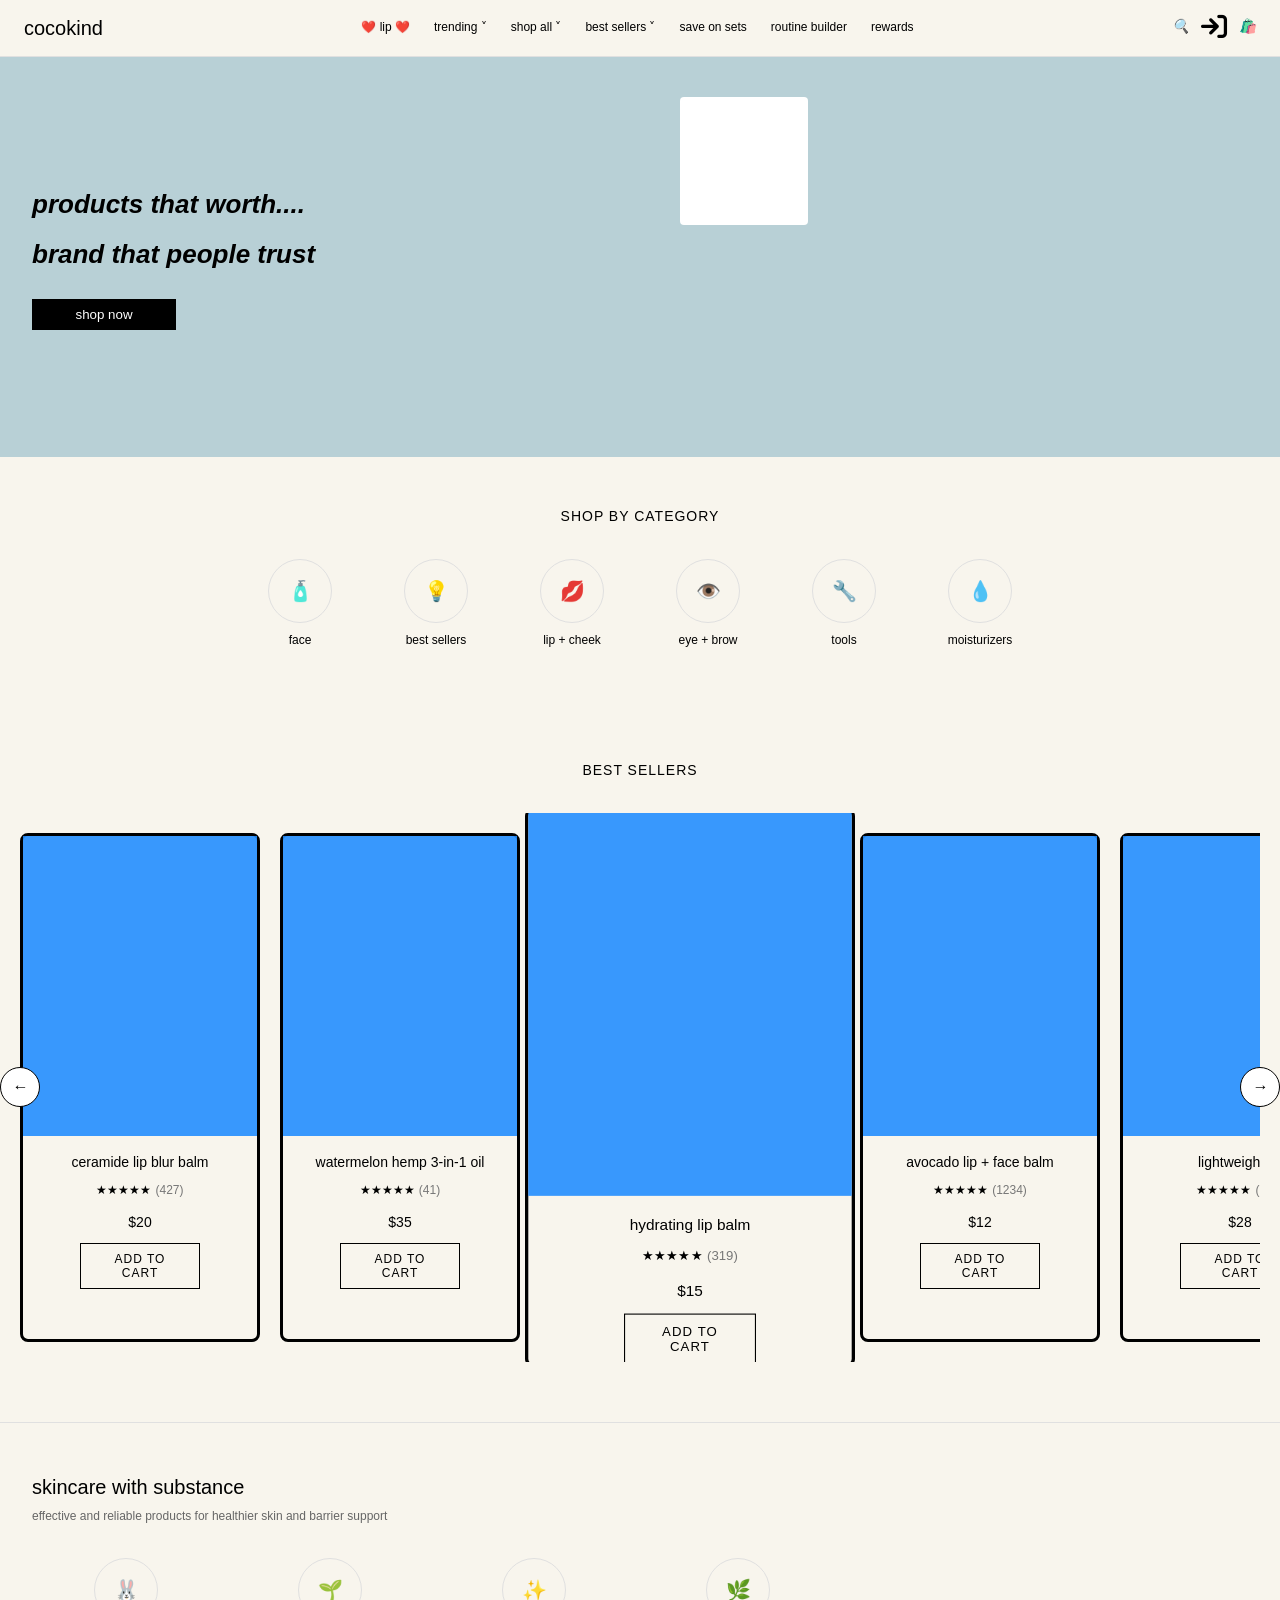
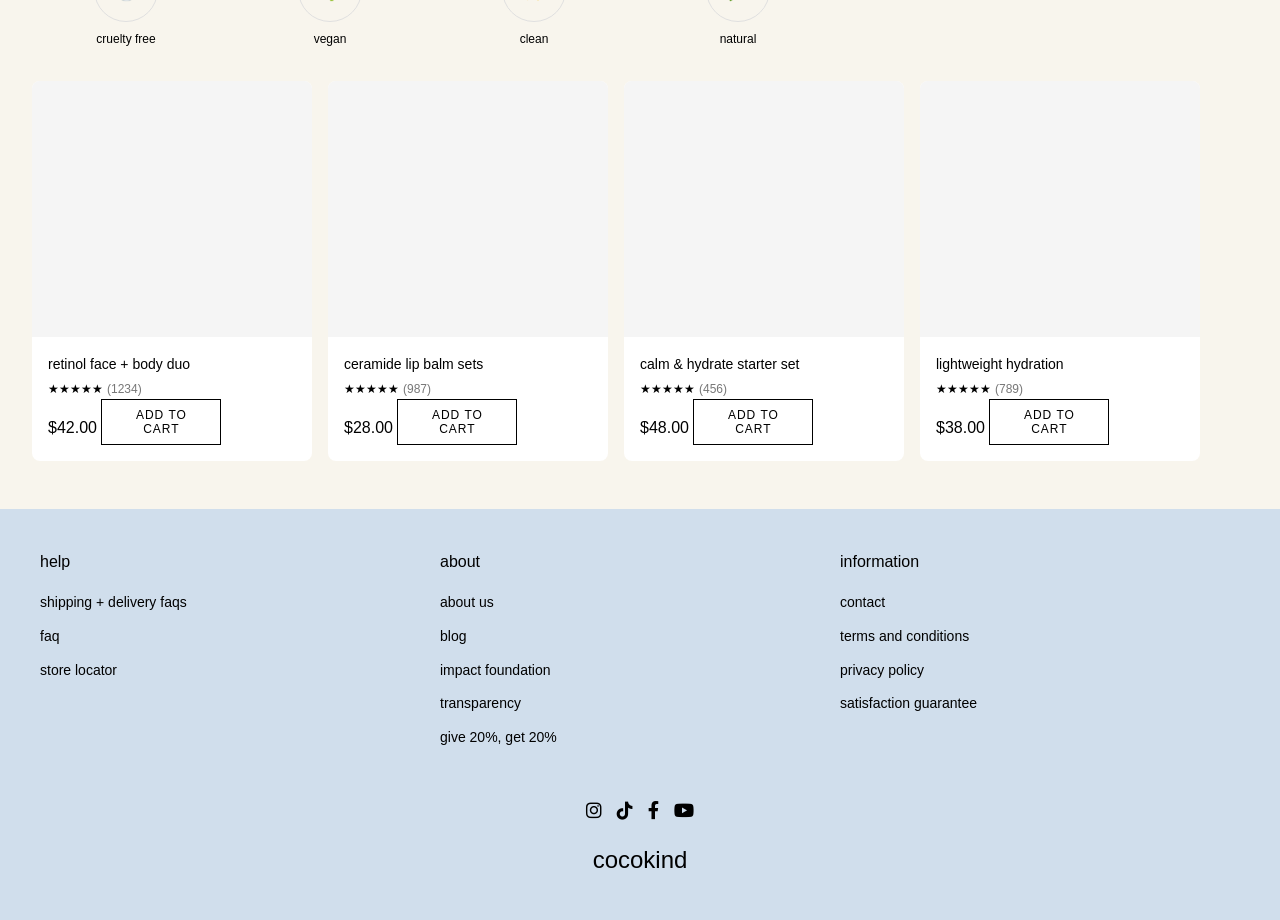
<file: index.html>
<!DOCTYPE html>
<html lang="en">
<head>
    <meta charset="UTF-8">
    <meta name="viewport" content="width=device-width, initial-scale=1.0">
    <title>cocokind - Skincare with Substance</title>
    <link rel="stylesheet" href="styles.css">
    <link rel="stylesheet" href="https://cdnjs.cloudflare.com/ajax/libs/font-awesome/6.0.0-beta3/css/all.min.css">

</head>
<body>
    <nav class="navbar">
        <div class="logo">
            <a href="index.html">cocokind</a>
        </div>
        <div class="nav-links">
            <a href="#" class="nav-link heart-link">❤️ lip ❤️</a>
            <div class="dropdown">
                <a href="#" class="nav-link">trending <span class="dropdown-arrow">˅</span></a>
            </div>
            <div class="dropdown">
                <a href="#" class="nav-link">shop all <span class="dropdown-arrow">˅</span></a>
            </div>
            <div class="dropdown">
                <a href="#" class="nav-link">best sellers <span class="dropdown-arrow">˅</span></a>
            </div>
            <a href="#" class="nav-link">save on sets</a>
            <a href="#" class="nav-link">routine builder</a>
            <a href="#" class="nav-link">rewards</a>
        </div>
        <div class="nav-icons">
            <a href="#" aria-label="Search"><i class="icon-search"></i></a>
            <a href="login.html" aria-label="Account"><i class="fa fa-sign-in" style="font-size:26px"></i></a>
            <a href="#" aria-label="Cart"><i class="icon-bag"></i></a>
        </div>
    </nav>

    <!-- Hero Section -->
    <section class="hero">
        <div class="hero-content">
            <h1 class="hero-title">products that worth....</h1>
            <h2 class="hero-subtitle">brand that people trust</h2>
            <button class="btn-shop-now" onclick="window.location.href='login.html'">shop now</button>
        </div>
        <div class="hero-images">
            <div class="hero-image-small"></div>
            <div class="hero-image-main"></div>
        </div>
    </section>

    <!-- Shop by Category -->
    <section class="category-section">
        <h3 class="section-title">shop by category</h3>
        <div class="category-grid">
            <div class="category-item">
                <div class="category-icon">🧴</div>
                <span class="category-name">face</span>
            </div>
            <div class="category-item">
                <div class="category-icon">💡</div>
                <span class="category-name">best sellers</span>
            </div>
            <div class="category-item">
                <div class="category-icon">💋</div>
                <span class="category-name">lip + cheek</span>
            </div>
            <div class="category-item">
                <div class="category-icon">👁️</div>
                <span class="category-name">eye + brow</span>
            </div>
            <div class="category-item">
                <div class="category-icon">🔧</div>
                <span class="category-name">tools</span>
            </div>
            <div class="category-item">
                <div class="category-icon">💧</div>
                <span class="category-name">moisturizers</span>
            </div>
        </div>
    </section>

    <!-- Product Carousel -->
    <section class="product-carousel">
        <div class="carousel-header">
            <h3 class="section-title">BEST SELLERS</h3>
        </div>
        
        <div class="carousel-wrapper">
            <button class="carousel-btn prev-btn" aria-label="Previous products">
                <i class="icon-chevron-left"></i>
            </button>
            
            <div class="carousel-container">
                <div class="product-card">
                    <div class="product-image"></div>
                    <div class="product-details">
                        <h4 class="product-name">ceramide lip blur balm</h4>
                        <div class="product-rating">
                            <span class="stars">★★★★★</span>
                            <span class="reviews">(427)</span>
                        </div>
                        <div class="product-footer">
                            <span class="product-price">$20</span>
                            <button class="btn-add-cart">ADD TO CART</button>
                        </div>
                    </div>
                </div>
    
                <div class="product-card featured">
                    <div class="product-image"></div>
                    <div class="product-details">
                        <h4 class="product-name">watermelon hemp 3-in-1 oil</h4>
                        <div class="product-rating">
                            <span class="stars">★★★★★</span>
                            <span class="reviews">(41)</span>
                        </div>
                        <div class="product-footer">
                            <span class="product-price">$35</span>
                            <button class="btn-add-cart">ADD TO CART</button>
                        </div>
                    </div>
                </div>
    
                <div class="product-card">
                    <div class="product-image"></div>
                    <div class="product-details">
                        <h4 class="product-name">hydrating lip balm</h4>
                        <div class="product-rating">
                            <span class="stars">★★★★★</span>
                            <span class="reviews">(319)</span>
                        </div>
                        <div class="product-footer">
                            <span class="product-price">$15</span>
                            <button class="btn-add-cart">ADD TO CART</button>
                        </div>
                    </div>
                </div>
    
                <div class="product-card">
                    <div class="product-image"></div>
                    <div class="product-details">
                        <h4 class="product-name">avocado lip + face balm</h4>
                        <div class="product-rating">
                            <span class="stars">★★★★★</span>
                            <span class="reviews">(1234)</span>
                        </div>
                        <div class="product-footer">
                            <span class="product-price">$12</span>
                            <button class="btn-add-cart">ADD TO CART</button>
                        </div>
                    </div>
                </div>
    
                <div class="product-card">
                    <div class="product-image"></div>
                    <div class="product-details">
                        <h4 class="product-name">lightweight oil</h4>
                        <div class="product-rating">
                            <span class="stars">★★★★★</span>
                            <span class="reviews">(256)</span>
                        </div>
                        <div class="product-footer">
                            <span class="product-price">$28</span>
                            <button class="btn-add-cart">ADD TO CART</button>
                        </div>
                    </div>
                </div>
    
                <div class="product-card">
                    <div class="product-image"></div>
                    <div class="product-details">
                        <h4 class="product-name">black lips charm</h4>
                        <div class="product-rating">
                            <span class="stars">★★★★★</span>
                            <span class="reviews">(189)</span>
                        </div>
                        <div class="product-footer">
                            <span class="product-price">$22</span>
                            <button class="btn-add-cart">ADD TO CART</button>
                        </div>
                    </div>
                </div>
    
                <div class="product-card">
                    <div class="product-image"></div>
                    <div class="product-details">
                        <h4 class="product-name">fine line serum</h4>
                        <div class="product-rating">
                            <span class="stars">★★★★★</span>
                            <span class="reviews">(542)</span>
                        </div>
                        <div class="product-footer">
                            <span class="product-price">$40</span>
                            <button class="btn-add-cart">ADD TO CART</button>
                        </div>
                    </div>
                </div>
            </div>
    
            <button class="carousel-btn next-btn" aria-label="Next products">
                <i class="icon-chevron-right"></i>
            </button>
        </div>
    </section>

    <section class="substance-section">
        <h2 class="substance-title">skincare with substance</h2>
        <p class="substance-subtitle">effective and reliable products for healthier skin and barrier support</p>

        <div class="substance-categories">
            <div class="substance-category">
                <div class="category-icon">🐰</div>
                <span class="category-name">cruelty free</span>
            </div>
            <div class="substance-category">
                <div class="category-icon">🌱</div>
                <span class="category-name">vegan</span>
            </div>
            <div class="substance-category">
                <div class="category-icon">✨</div>
                <span class="category-name">clean</span>
            </div>
            <div class="substance-category">
                <div class="category-icon">🌿</div>
                <span class="category-name">natural</span>
            </div>
        </div>

        <div class="product-sets">
            <div class="product-set">
                <div class="set-image"></div>
                <div class="set-details">
                    <h4 class="set-name">retinol face + body duo</h4>
                    <div class="set-rating">
                        <span class="stars">★★★★★</span>
                        <span class="reviews">(1234)</span>
                    </div>
                    <div class="set-footer">
                        <span class="set-price">$42.00</span>
                        <button class="btn-add-cart">add to cart</button>
                    </div>
                </div>
            </div>

            <div class="product-set">
                <div class="set-image"></div>
                <div class="set-details">
                    <h4 class="set-name">ceramide lip balm sets</h4>
                    <div class="set-rating">
                        <span class="stars">★★★★★</span>
                        <span class="reviews">(987)</span>
                    </div>
                    <div class="set-footer">
                        <span class="set-price">$28.00</span>
                        <button class="btn-add-cart">add to cart</button>
                    </div>
                </div>
            </div>

            <div class="product-set">
                <div class="set-image"></div>
                <div class="set-details">
                    <h4 class="set-name">calm & hydrate starter set</h4>
                    <div class="set-rating">
                        <span class="stars">★★★★★</span>
                        <span class="reviews">(456)</span>
                    </div>
                    <div class="set-footer">
                        <span class="set-price">$48.00</span>
                        <button class="btn-add-cart">add to cart</button>
                    </div>
                </div>
            </div>

            <div class="product-set">
                <div class="set-image"></div>
                <div class="set-details">
                    <h4 class="set-name">lightweight hydration</h4>
                    <div class="set-rating">
                        <span class="stars">★★★★★</span>
                        <span class="reviews">(789)</span>
                    </div>
                    <div class="set-footer">
                        <span class="set-price">$38.00</span>
                        <button class="btn-add-cart">add to cart</button>
                    </div>
                </div>
            </div>
        </div>
    </section>

    <!-- Footer -->
    <footer class="footer">
        <div class="footer-content">
            <div class="footer-column">
                <h3 class="footer-heading">help</h3>
                <ul class="footer-links">
                    <li><a href="#">shipping + delivery faqs</a></li>
                    <li><a href="#">faq</a></li>
                    <li><a href="#">store locator</a></li>
                </ul>
            </div>
            <div class="footer-column">
                <h3 class="footer-heading">about</h3>
                <ul class="footer-links">
                    <li><a href="#">about us</a></li>
                    <li><a href="#">blog</a></li>
                    <li><a href="#">impact foundation</a></li>
                    <li><a href="#">transparency</a></li>
                    <li><a href="#">give 20%, get 20%</a></li>
                </ul>
            </div>
            <div class="footer-column">
                <h3 class="footer-heading">information</h3>
                <ul class="footer-links">
                    <li><a href="#">contact</a></li>
                    <li><a href="#">terms and conditions</a></li>
                    <li><a href="#">privacy policy</a></li>
                    <li><a href="#">satisfaction guarantee</a></li>
                </ul>
            </div>
        </div>

        <div class="social-icons">
            <a href="www.instagram.com/mightymoh13" class="social-icon"><i class="fab fa-instagram"></i></a>
            <a href="#" class="social-icon"><i class="fab fa-tiktok"></i></a>
            <a href="#" class="social-icon"><i class="fab fa-facebook-f"></i></a>
            <a href="#" class="social-icon"><i class="fab fa-youtube"></i></a>
        </div>

        <div class="footer-logo">
            <a href="index.html">cocokind</a>
        </div>
    </footer>


    <script src="script.js"></script>
</body>
</html>
</file>
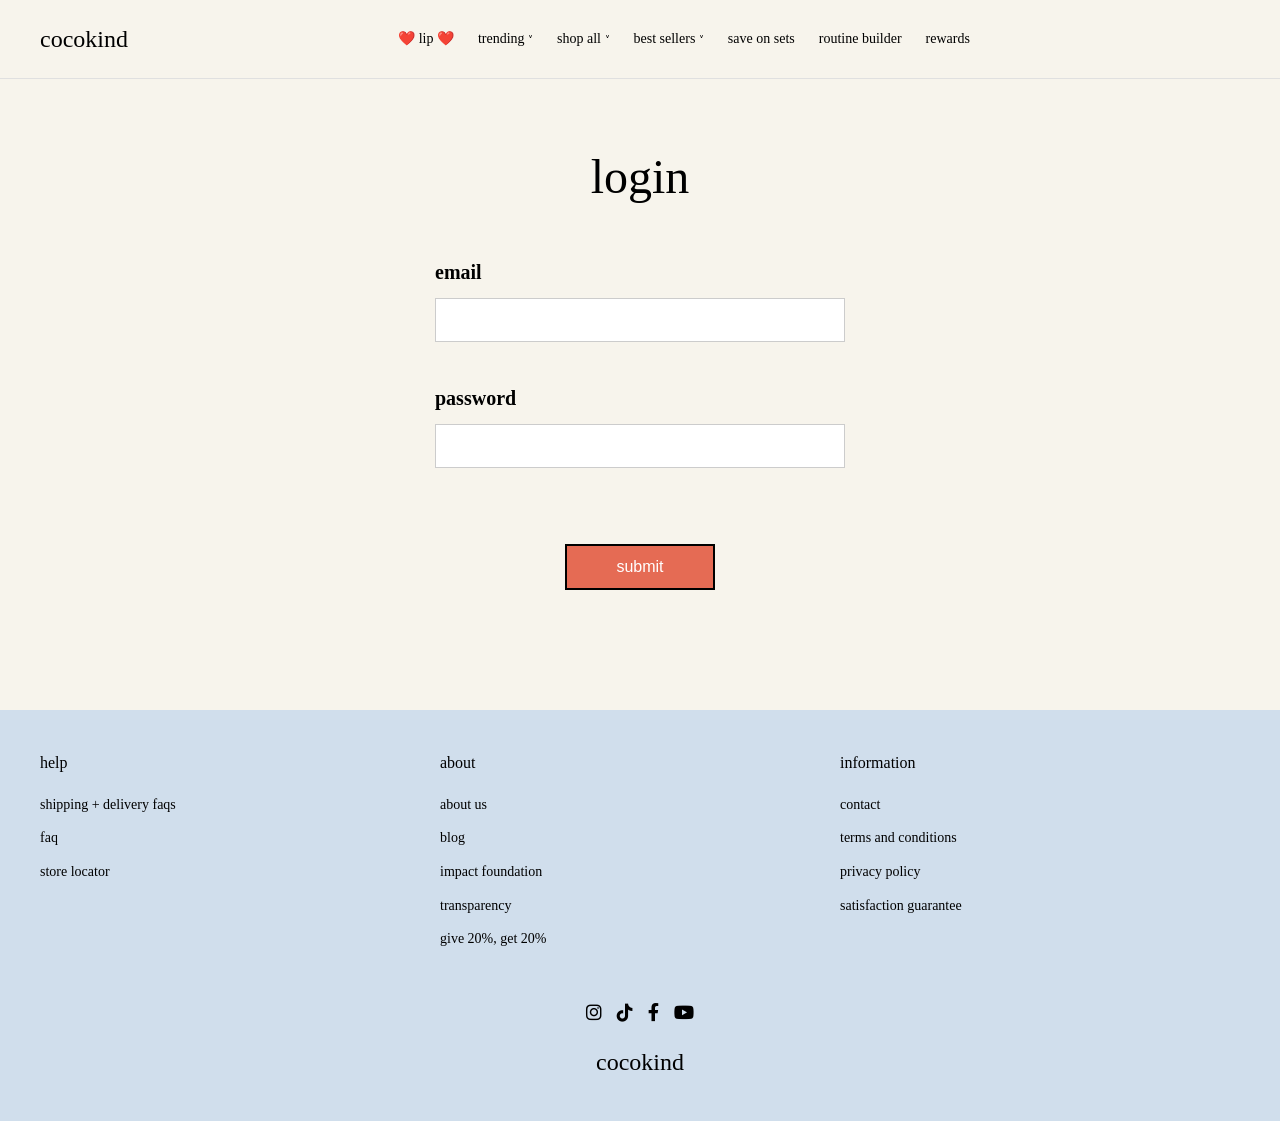
<file: login.html>
<!DOCTYPE html>
<html lang="en">
<head>
    <meta charset="UTF-8">
    <meta name="viewport" content="width=device-width, initial-scale=1.0">
    <title>Login - cocokind</title>
    <link rel="stylesheet" href="styles.css">
    <link rel="stylesheet" href="https://cdnjs.cloudflare.com/ajax/libs/font-awesome/6.0.0-beta3/css/all.min.css">
<style>
    /* Base Styles */
* {
    margin: 0;
    padding: 0;
    box-sizing: border-box;
}

body {
    font-family: 'Times New Roman', Times, serif;
    background-color: #f7f4ec;
    color: #000;
    line-height: 1.6;
}

a {
    text-decoration: none;
    color: inherit;
}

ul {
    list-style: none;
}

/* Navigation */
.navbar {
    display: flex;
    align-items: center;
    justify-content: space-between;
    padding: 20px 40px;
    background-color: #f7f4ec;
}

.logo a {
    font-size: 24px;
    font-weight: 500;
    color: #000;
}

.nav-links {
    display: flex;
    gap: 24px;
    font-size: 14px;
    align-items: center;
}

.nav-link {
    position: relative;
    color: #000;
}

.heart-link {
    color: #000;
}

.dropdown {
    position: relative;
    display: inline-block;
}

.dropdown-arrow {
    font-size: 10px;
    vertical-align: middle;
}

/* Login Form */
.login-container {
    max-width: 450px;
    margin: 60px auto 120px;
    padding: 0 20px;
}

.login-title {
    font-size: 48px;
    text-align: center;
    margin-bottom: 40px;
    font-weight: normal;
}

.login-form {
    display: flex;
    flex-direction: column;
    gap: 40px;
}

.form-group {
    display: flex;
    flex-direction: column;
    gap: 10px;
}

.form-group label {
    font-size: 20px;
    font-weight: bold;
}

.form-group input {
    padding: 12px;
    border: 1px solid #ccc;
    border-radius: 0;
    font-size: 16px;
    background-color: #fff;
}

.form-submit {
    display: flex;
    justify-content: center;
    margin-top: 20px;
}

.btn-submit {
    background-color: #e56b54;
    color: #fff;
    border: 2px solid black;
    padding: 12px 40px;
    font-size: 16px;
    cursor: pointer;
    min-width: 150px;
    text-align: center;
    box-shadow: inset;
}

/* Footer */
.footer {
    background-color: #d0deec;
    padding: 40px;
    color: #000;
}

.footer-content {
    display: flex;
    justify-content: space-between;
    max-width: 1200px;
    margin: 0 auto 40px;
}

.footer-column {
    flex: 1;
}

.footer-heading {
    font-size: 16px;
    margin-bottom: 15px;
    font-weight: normal;
}

.footer-links li {
    margin-bottom: 8px;
}

.footer-links a {
    font-size: 14px;
    color: #000;
}

.social-icons {
    display: flex;
    justify-content: center;
    gap: 15px;
    margin-bottom: 15px;
}

.social-icon {
    font-size: 18px;
    color: #000;
}

.footer-logo {
    text-align: center;
    font-size: 24px;
    margin-top: 10px;
}

/* Responsive */
@media (max-width: 768px) {
    .navbar {
        flex-direction: column;
        padding: 15px;
    }
    
    .nav-links {
        margin-top: 15px;
        flex-wrap: wrap;
        justify-content: center;
    }
    
    .footer-content {
        flex-direction: column;
        gap: 30px;
    }
    
    .login-container {
        margin: 40px auto 80px;
    }
    
    .login-title {
        font-size: 36px;
    }
}
</style>
</head>
<body>
    <!-- Navigation -->
    <nav class="navbar">
        <div class="logo">
            <a href="index.html">cocokind</a>
        </div>
        <div class="nav-links">
            <a href="#" class="nav-link heart-link">❤️ lip ❤️</a>
            <div class="dropdown">
                <a href="#" class="nav-link">trending <span class="dropdown-arrow">˅</span></a>
            </div>
            <div class="dropdown">
                <a href="#" class="nav-link">shop all <span class="dropdown-arrow">˅</span></a>
            </div>
            <div class="dropdown">
                <a href="#" class="nav-link">best sellers <span class="dropdown-arrow">˅</span></a>
            </div>
            <a href="#" class="nav-link">save on sets</a>
            <a href="#" class="nav-link">routine builder</a>
            <a href="#" class="nav-link">rewards</a>
        </div>
        <div class="nav-icons">
            
        </div>
    </nav>

    <!-- Login Form -->
    <div class="login-container">
        <h1 class="login-title">login</h1>

        <form class="login-form">
            <div class="form-group">
                <label for="email">email</label>
                <input type="email" id="email" name="email" required>
            </div>

            <div class="form-group">
                <label for="password">password</label>
                <input type="password" id="password" name="password" required>
            </div>

            <div class="form-submit">
                <button type="submit" class="btn-submit">submit</button>
            </div>
        </form>
    </div>

    <!-- Footer -->
    <footer class="footer">
        <div class="footer-content">
            <div class="footer-column">
                <h3 class="footer-heading">help</h3>
                <ul class="footer-links">
                    <li><a href="#">shipping + delivery faqs</a></li>
                    <li><a href="#">faq</a></li>
                    <li><a href="#">store locator</a></li>
                </ul>
            </div>
            <div class="footer-column">
                <h3 class="footer-heading">about</h3>
                <ul class="footer-links">
                    <li><a href="#">about us</a></li>
                    <li><a href="#">blog</a></li>
                    <li><a href="#">impact foundation</a></li>
                    <li><a href="#">transparency</a></li>
                    <li><a href="#">give 20%, get 20%</a></li>
                </ul>
            </div>
            <div class="footer-column">
                <h3 class="footer-heading">information</h3>
                <ul class="footer-links">
                    <li><a href="#">contact</a></li>
                    <li><a href="#">terms and conditions</a></li>
                    <li><a href="#">privacy policy</a></li>
                    <li><a href="#">satisfaction guarantee</a></li>
                </ul>
            </div>
        </div>

        <div class="social-icons">
            <a href="www.instagram.com/mightymoh13" class="social-icon"><i class="fab fa-instagram"></i></a>
            <a href="#" class="social-icon"><i class="fab fa-tiktok"></i></a>
            <a href="#" class="social-icon"><i class="fab fa-facebook-f"></i></a>
            <a href="#" class="social-icon"><i class="fab fa-youtube"></i></a>
        </div>

        <div class="footer-logo">
            <a href="index.html">cocokind</a>
        </div>
    </footer>

    <script src="script.js">
    </script>
</body>
</html>
</file>
<file: styles.css>
/* Base Styles */
* {
    margin: 0;
    padding: 0;
    box-sizing: border-box;
}

body {
    font-family: Arial, sans-serif;
    background-color: #f8f5ed;
    color: #000;
    line-height: 1.6;
}

a {
    text-decoration: none;
    color: inherit;
}

ul {
    list-style: none;
}

/* Icons */
.icon-search::before {
    content: "🔍";
    font-size: 14px;
}

.icon-user::before {
    content: "👤";
    font-size: 14px;
}

.icon-bag::before {
    content: "🛍️";
    font-size: 14px;
}

.icon-chevron-left::before {
    content: "←";
}

.icon-chevron-right::before {
    content: "→";
}

/* Navigation */
.navbar {
    display: flex;
    align-items: center;
    justify-content: space-between;
    padding: 12px 24px;
    border-bottom: 1px solid #e0e0e0;
    background-color: #f8f5ed;
}

.logo a {
    font-size: 20px;
    font-weight: 500;
}

.nav-links {
    display: flex;
    gap: 24px;
    font-size: 12px;
}

.nav-links a:hover {
    text-decoration: underline;
}

.nav-icons {
    display: flex;
    gap: 12px;
}

/* Hero Section */
.hero {
    display: flex;
    background-color: #b8d0d6;
    height: 400px;
    position: relative;
}

.hero-content {
    display: flex;
    flex-direction: column;
    justify-content: center;
    padding: 32px;
    width: 50%;
}

.hero-title, .hero-subtitle {
    font-size: 26px;
    font-weight: 900;
    font-style: italic;
    margin-bottom: 8px;
}

.btn-shop-now {
    background-color: #000;
    color: #fff;
    border: none;
    padding: 8px 24px;
    margin-top: 16px;
    cursor: pointer;
    width: 144px;
    text-align: center;
}

.hero-images {
    width: 50%;
    position: relative;
}

.hero-image-small {
    position: absolute;
    top: 40px;
    left: 40px;
    width: 128px;
    height: 128px;
    background-color: #fff;
    border-radius: 4px;
    background-image: url('https://via.placeholder.com/128');
    background-size: cover;
    z-index: 2;
}

.hero-image-main {
    position: absolute;
    top: 25%;
    left: 25%;
    width: 300px;
    height: 400px;
    background-image: url('https://via.placeholder.com/300x400');
    background-size: cover;
    z-index: 1;
}

/* Category Section */
.category-section {
    padding: 48px 32px;
}

.section-title {
    text-align: center;
    margin-bottom: 32px;
    font-size: 14px;
    font-weight: normal;
}

.category-grid {
    display: grid;
    grid-template-columns: repeat(6, 1fr);
    gap: 16px;
    max-width: 800px;
    margin: 0 auto;
}

.category-item {
    display: flex;
    flex-direction: column;
    align-items: center;
}

.category-icon {
    width: 64px;
    height: 64px;
    border-radius: 50%;
    border: 1px solid #e0e0e0;
    display: flex;
    align-items: center;
    justify-content: center;
    margin-bottom: 8px;
    font-size: 20px;
}

.category-name {
    font-size: 12px;
    text-align: center;
}

/* Product Carousel */
.product-carousel {
    position: relative;
    padding: 60px 20px;
    max-width: 1400px;
    margin: 0 auto;
    overflow: hidden;
}

.carousel-header {
    text-align: center;
    margin-bottom: 30px;
}

.section-title {
    font-size: 14px;
    font-weight: normal;
    letter-spacing: 1px;
    text-transform: uppercase;
}

.carousel-wrapper {
    position: relative;
    display: flex;
    align-items: center;
}

.carousel-container {
    display: flex;
    gap: 20px;
    padding: 20px 0;
    scroll-behavior: smooth;
    overflow-x: auto;
    scroll-snap-type: x mandatory;
    -webkit-overflow-scrolling: touch;
    width: 100%;
    scroll-padding: 0 50px;
}

.carousel-container::-webkit-scrollbar {
    display: none;
}

.product-card {
    scroll-snap-align: center;
    min-width: 240px;
    background-color: transparent;
    transition: all 0.3s ease;
    flex-shrink: 0;
    position: relative;
    border: 3px solid black;
    border-radius: 8px;
}

.product-card.featured {
    min-width: 300px;
    transform: scale(1.1);
    z-index: 2;
}

.product-image {
    height: 300px;
    background-color: #1e8bffe0;
    background-size: cover;
    background-position: center;
    margin-bottom: 15px;
}

.product-card.featured .product-image {
    height: 350px;
}

.product-details {
    padding: 0;
    text-align: center;
}

.product-name {
    font-size: 14px;
    font-weight: normal;
    margin-bottom: 8px;
    text-transform: lowercase;
}

.product-rating {
    display: flex;
    justify-content: center;
    align-items: center;
    margin-bottom: 10px;
}

.stars {
    color: #000;
    font-size: 12px;
}

.reviews {
    font-size: 12px;
    color: #777;
    margin-left: 4px;
}

.product-footer {
    display: flex;
    flex-direction: column;
    align-items: center;
    gap: 10px;
}

.product-price {
    font-size: 14px;
    font-weight: normal;
}

.btn-add-cart {
    background-color: transparent;
    color: #000;
    border: 1px solid #000;
    padding: 8px 20px;
    font-size: 12px;
    cursor: pointer;
    text-transform: uppercase;
    letter-spacing: 1px;
    transition: all 0.3s ease;
    width: 120px;
}

.btn-add-cart:hover {
    background-color: #000;
    color: #fff;
}

.carousel-btn {
    position: absolute;
    background-color: #fff;
    border: 1px solid #000;
    width: 40px;
    height: 40px;
    border-radius: 50%;
    display: flex;
    align-items: center;
    justify-content: center;
    cursor: pointer;
    z-index: 10;
    transition: all 0.3s ease;
}

.carousel-btn:hover {
    background-color: #000;
    color: #fff;
}

.prev-btn {
    left: -20px;
}

.next-btn {
    right: -20px;
}

.icon-chevron-left::before,
.icon-chevron-right::before {
    font-size: 16px;
}

/* Substance Section */
.substance-section {
    padding: 48px 32px;
    border-top: 1px solid #e0e0e0;
}

.substance-title {
    font-size: 20px;
    font-weight: 500;
    margin-bottom: 4px;
}

.substance-subtitle {
    font-size: 12px;
    color: #666;
    margin-bottom: 32px;
}

.substance-categories {
    display: grid;
    grid-template-columns: repeat(4, 1fr);
    gap: 16px;
    margin-bottom: 32px;
    max-width: 800px;
}

.substance-category {
    display: flex;
    flex-direction: column;
    align-items: center;
}

.product-sets {
    display: flex;
    gap: 16px;
    overflow-x: auto;
    position: relative;
}

.product-set {
    min-width: 280px;
    background-color: #fff;
    border-radius: 8px;
    overflow: hidden;
}

.set-image {
    height: 256px;
    background-color: #f5f5f5;
    background-image: url('https://via.placeholder.com/260x240');
    background-size: contain;
    background-position: center;
    background-repeat: no-repeat;
}

.set-details {
    padding: 16px;
}

.set-name {
    font-size: 14px;
    font-weight: 500;
    margin-bottom: 4px;
}

.set-rating {
    display: flex;
    align-items: center;
    margin-top: 4px;
}

/* Footer */
.footer {
    background-color: #d0deec;
    padding: 40px;
    color: #000;
}

.footer-content {
    display: flex;
    justify-content: space-between;
    max-width: 1200px;
    margin: 0 auto 40px;
}

.footer-column {
    flex: 1;
}

.footer-heading {
    font-size: 16px;
    margin-bottom: 15px;
    font-weight: normal;
}

.footer-links li {
    margin-bottom: 8px;
}

.footer-links a {
    font-size: 14px;
    color: #000;
}

.social-icons {
    display: flex;
    justify-content: center;
    gap: 15px;
    margin-bottom: 15px;
}

.social-icon {
    font-size: 18px;
    color: #000;
}

.footer-logo {
    text-align: center;
    font-size: 24px;
    margin-top: 10px;
}


/* Login Page */
.login-container {
    max-width: 400px;
    margin: 64px auto;
    padding: 0 16px;
}

.login-title {
    font-size: 28px;
    font-family: Georgia, serif;
    text-align: center;
    margin-bottom: 32px;
}

.login-form {
    display: flex;
    flex-direction: column;
    gap: 24px;
}

.form-group {
    display: flex;
    flex-direction: column;
    gap: 8px;
}

.form-group label {
    font-size: 14px;
    font-weight: 500;
}

.form-group input {
    padding: 8px;
    border: 1px solid #ccc;
    outline: none;
}

.form-group input:focus {
    border-color: #999;
}

.btn-submit {
    background-color: #e07a5f;
    color: #fff;
    border: none;
    padding: 8px;
    cursor: pointer;
    margin-top: 16px;
}

/* Responsive */
@media (max-width: 768px) {
    .nav-links {
        display: none;
    }
    
    .hero {
        flex-direction: column;
        height: auto;
    }
    
    .hero-content, .hero-images {
        width: 100%;
    }
    
    .hero-images {
        height: 300px;
    }
    
    .category-grid {
        grid-template-columns: repeat(3, 1fr);
    }
    
    .footer-grid {
        grid-template-columns: 1fr;
    }
    
    .substance-categories {
        grid-template-columns: repeat(2, 1fr);
    }
}
</file>
